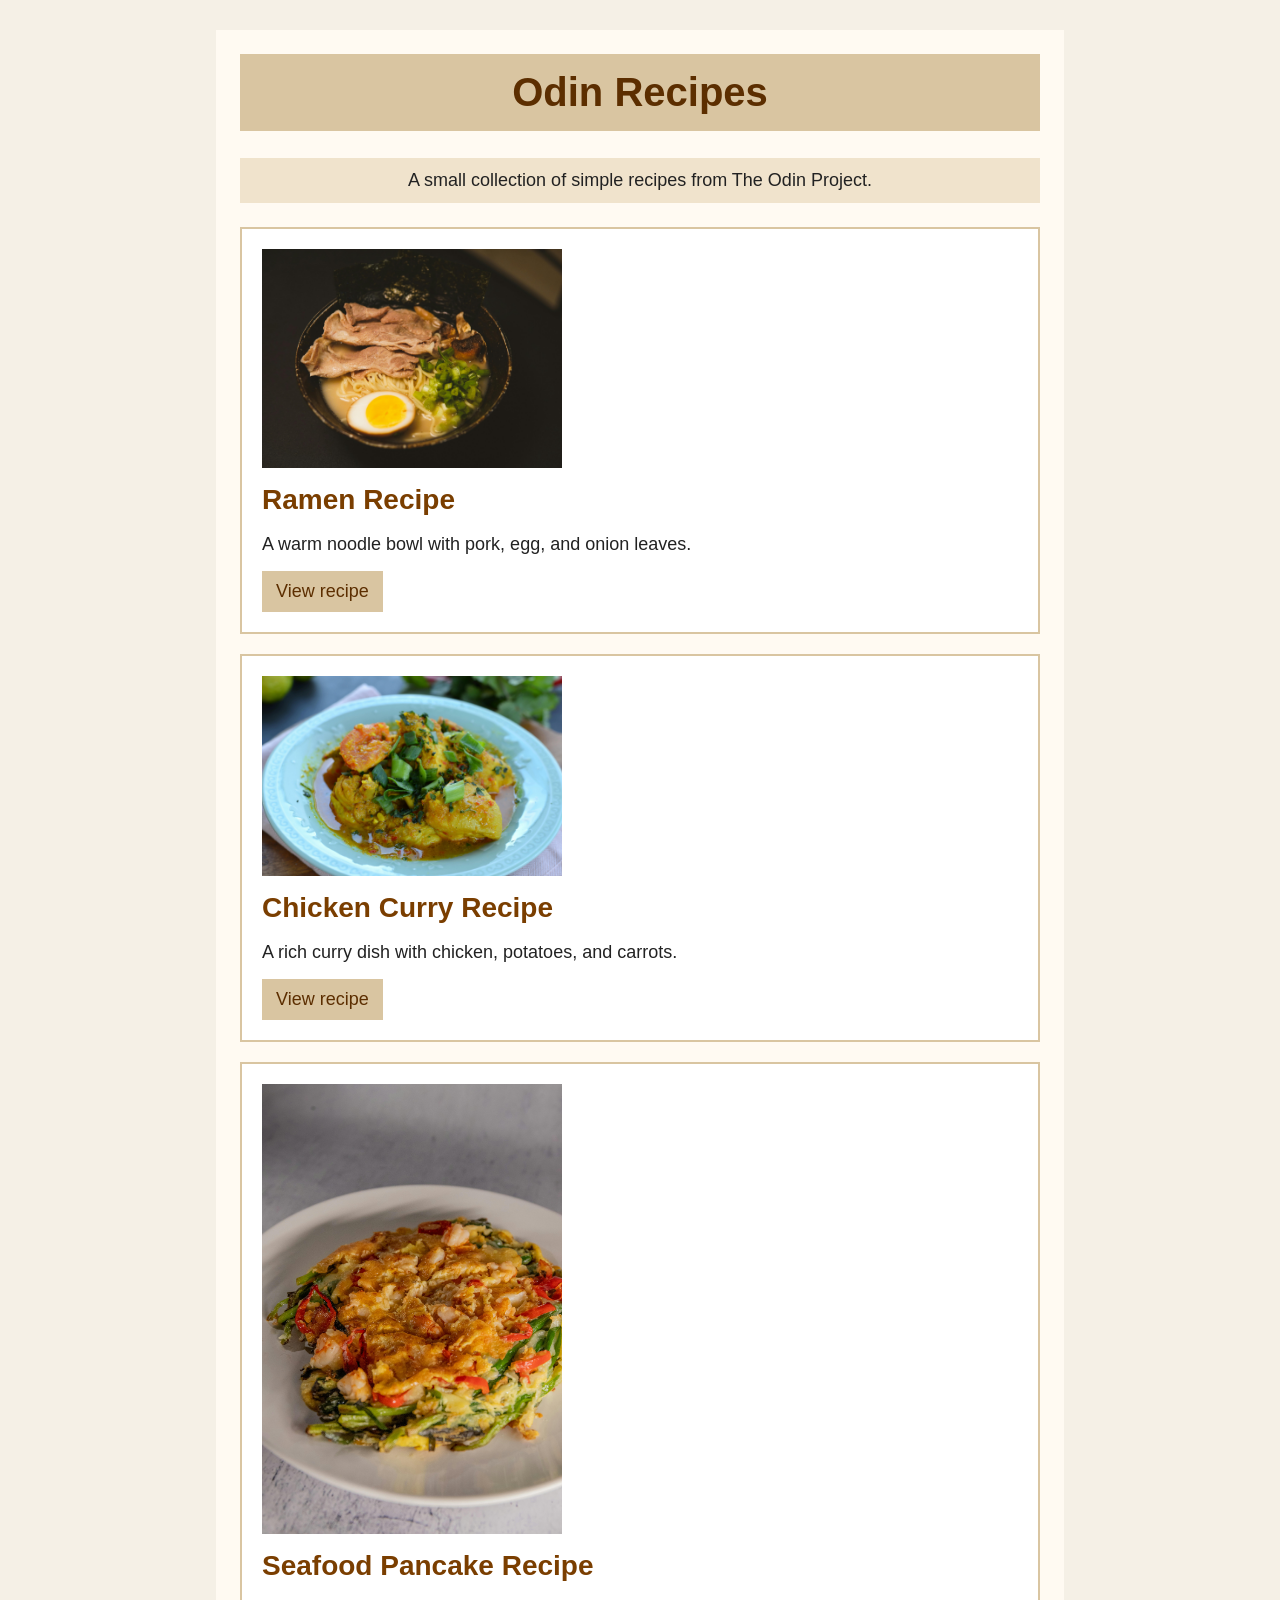
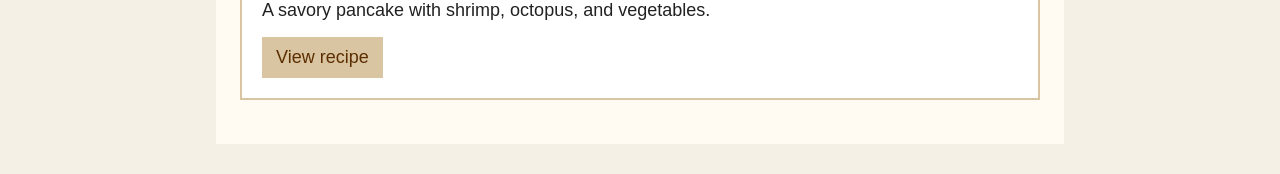
<file: index.html>
<!DOCTYPE html>
<html lang="en">
<head>
    <meta charset="UTF-8">
    <meta name="viewport" content="width=device-width, initial-scale=1.0">
    <title>Odin Recipes</title>
    <link rel="stylesheet" href="style.css">
</head>
<body>
    <div class="main-page">
        <h1>Odin Recipes</h1>
        <p class="intro-text">A small collection of simple recipes from The Odin Project.</p>

        <ul class="recipe-list">
            <li class="recipe-card">
                <img src="images/ramen-dish.jpg" alt="Ramen dish in a bowl">
                <h2>Ramen Recipe</h2>
                <p>A warm noodle bowl with pork, egg, and onion leaves.</p>
                <a href="./recipes/ramen.html">View recipe</a>
            </li>
            <li class="recipe-card">
                <img src="images/chicken-curry-dish.jpg" alt="Chicken curry dish in a bowl">
                <h2>Chicken Curry Recipe</h2>
                <p>A rich curry dish with chicken, potatoes, and carrots.</p>
                <a href="./recipes/chicken-curry.html">View recipe</a>
            </li>
            <li class="recipe-card">
                <img src="images/seafood-pancake-dish.jpg" alt="Seafood pancake on a plate">
                <h2>Seafood Pancake Recipe</h2>
                <p>A savory pancake with shrimp, octopus, and vegetables.</p>
                <a href="./recipes/seafood-pancake.html">View recipe</a>
            </li>
        </ul>
    </div>
</body>
</html>
</file>
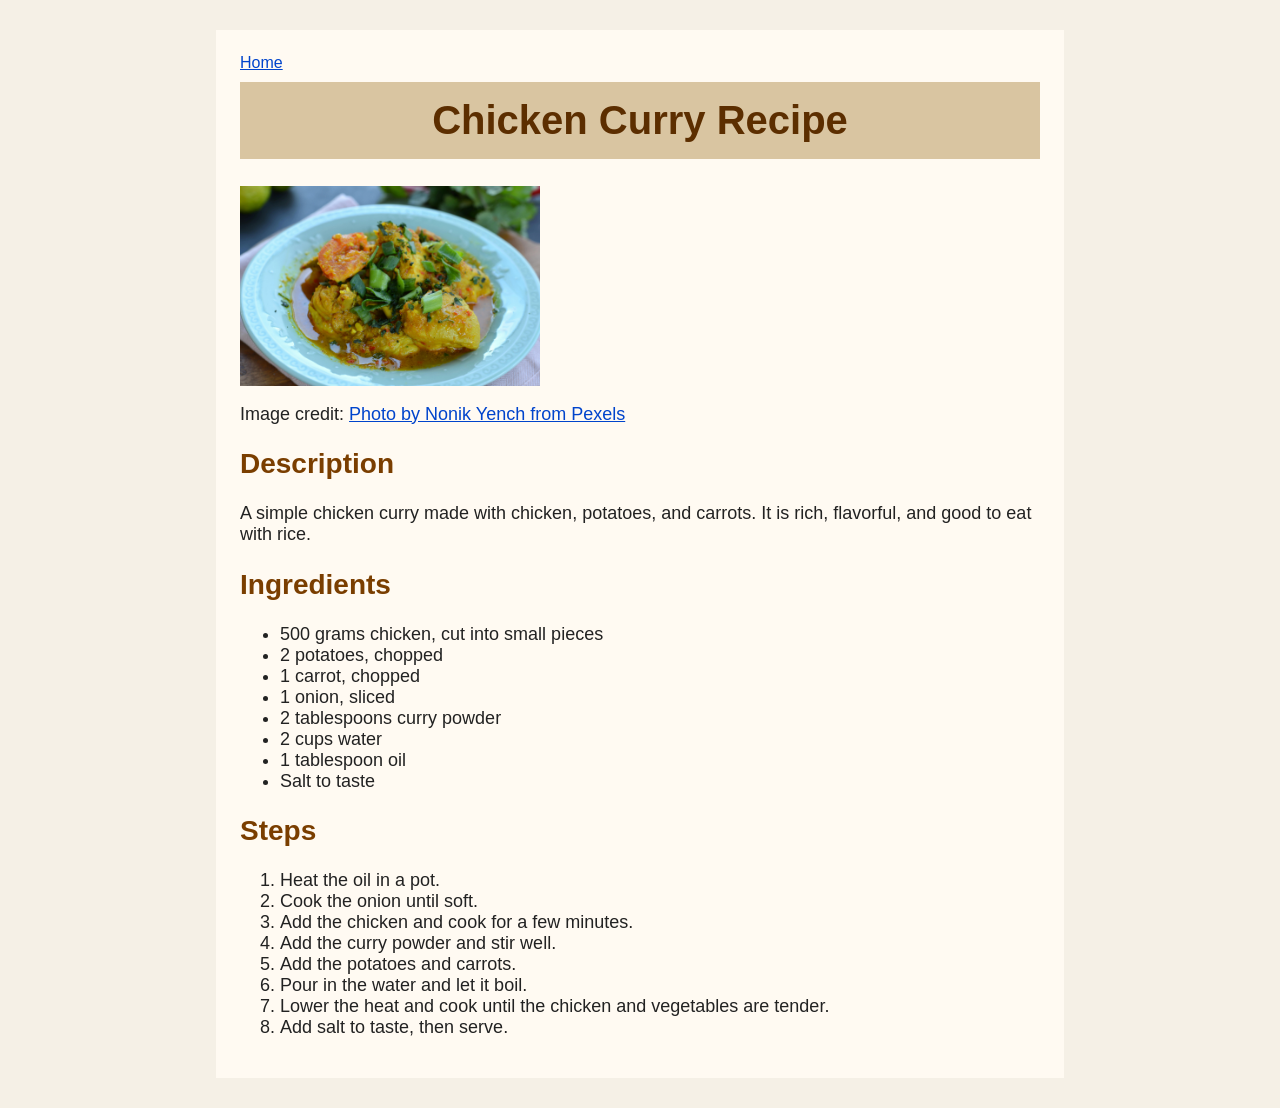
<file: recipes/chicken-curry.html>
<!DOCTYPE html>
<html lang="en">
<head>
    <meta charset="UTF-8">
    <meta name="viewport" content="width=device-width, initial-scale=1.0">
    <title>Chicken Curry Recipe</title>
    <link rel="stylesheet" href="../style.css">
</head>
<body>
    <div class="main-page">
        <a href="../index.html" class="btn-back">Home</a>
    <h1>Chicken Curry Recipe</h1>
    <img src="../images/chicken-curry-dish.jpg" alt="Chicken curry dish in a bowl" width="300">
    <p>Image credit: <a href="https://www.pexels.com/photo/cooked-food-with-sauce-in-blue-ceramic-plate-9182548/">Photo by Nonik Yench from Pexels</a></p>
    <h2>Description</h2>
    <p>A simple chicken curry made with chicken, potatoes, and carrots. It is rich, flavorful, and good to eat with rice.</p>
    <h2>Ingredients</h2>
    <ul>
        <li>500 grams chicken, cut into small pieces</li>
        <li>2 potatoes, chopped</li>
        <li>1 carrot, chopped</li>
        <li>1 onion, sliced</li>
        <li>2 tablespoons curry powder</li>
        <li>2 cups water</li>
        <li>1 tablespoon oil</li>
        <li>Salt to taste</li>
    </ul>
    <h2>Steps</h2>
    <ol>
        <li>Heat the oil in a pot.</li>
        <li>Cook the onion until soft.</li>
        <li>Add the chicken and cook for a few minutes.</li>
        <li>Add the curry powder and stir well.</li>
        <li>Add the potatoes and carrots.</li>
        <li>Pour in the water and let it boil.</li>
        <li>Lower the heat and cook until the chicken and vegetables are tender.</li>
        <li>Add salt to taste, then serve.</li>
    </ol>
    </div>  
</body>

</html>
</file>
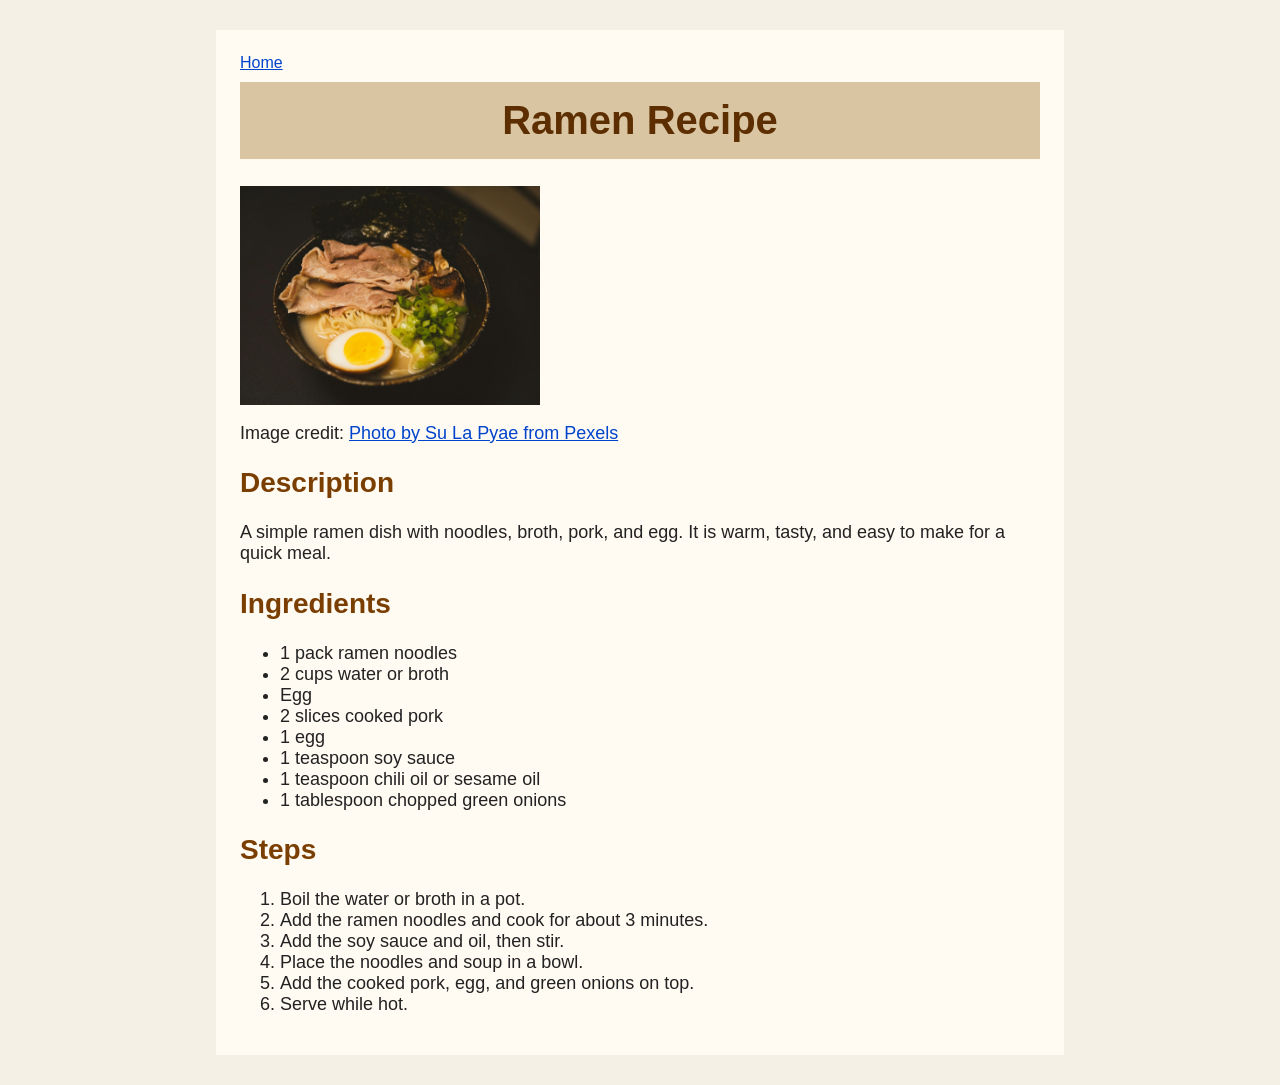
<file: recipes/ramen.html>
<!DOCTYPE html>
<html lang="en">
<head>
    <meta charset="UTF-8">
    <meta name="viewport" content="width=device-width, initial-scale=1.0">
    <title>Ramen Recipe</title>
    <link rel="stylesheet" href="../style.css">
</head>
<body>
    <div class="main-page">
        <a href="../index.html" class="btn-back">Home</a>
    <h1>Ramen Recipe</h1>
    <img src="../images/ramen-dish.jpg" alt="Ramen dish in a bowl" width="300">
    <p>Image credit: <a href="https://www.pexels.com/photo/ramen-with-pork-and-egg-19555252/">Photo by Su La Pyae from Pexels</a></p>
    <h2>Description</h2>
    <p>A simple ramen dish with noodles, broth, pork, and egg. It is warm, tasty, and easy to make for a quick meal.</p>
    <h2>Ingredients</h2>
    <ul>
        <li>1 pack ramen noodles</li>
        <li>2 cups water or broth</li>
        <li>Egg</li>
        <li>2 slices cooked pork</li>
        <li>1 egg</li>
        <li>1 teaspoon soy sauce</li>
        <li>1 teaspoon chili oil or sesame oil</li>
        <li>1 tablespoon chopped green onions</li>
    </ul>
    <h2>Steps</h2>
    <ol>
        <li>Boil the water or broth in a pot.</li>
        <li>Add the ramen noodles and cook for about 3 minutes.</li>
        <li>Add the soy sauce and oil, then stir.</li>
        <li>Place the noodles and soup in a bowl.</li>
        <li>Add the cooked pork, egg, and green onions on top.</li>
        <li>Serve while hot.</li>
    </ol>
    </div>
</body>
</html>
</file>
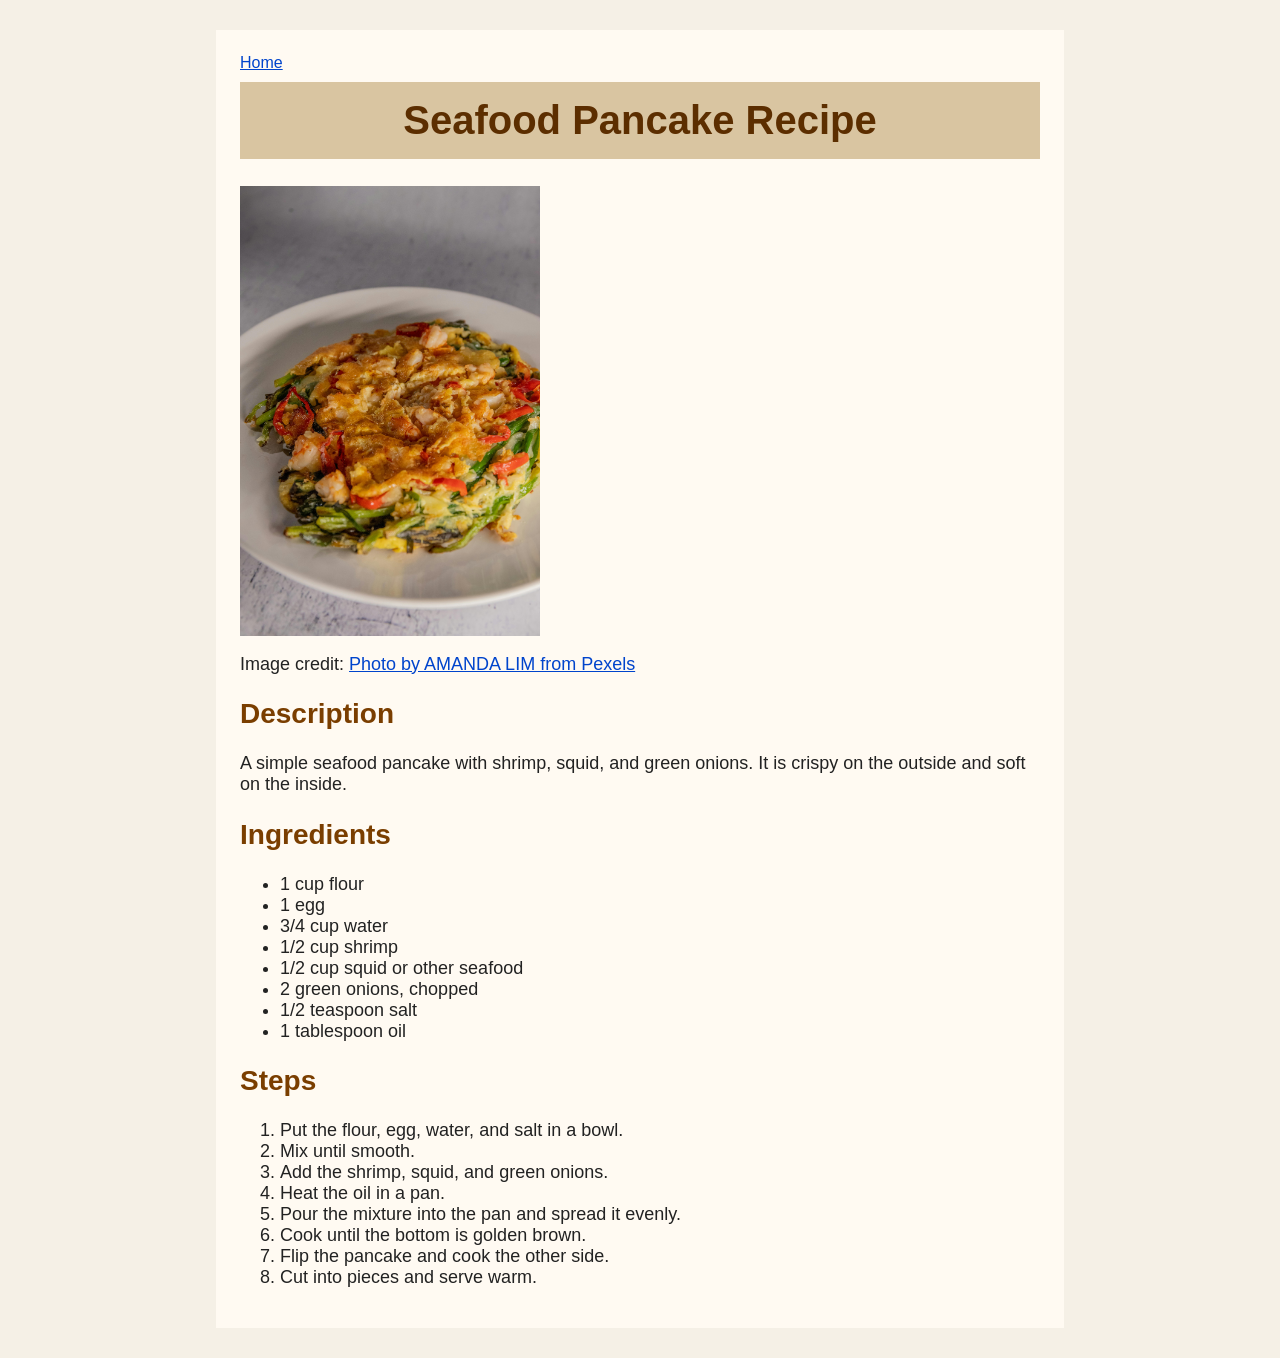
<file: recipes/seafood-pancake.html>
<!DOCTYPE html>
<html lang="en">
<head>
    <meta charset="UTF-8">
    <meta name="viewport" content="width=device-width, initial-scale=1.0">
    <title>Seafood Pancake Recipe</title>
    <link rel="stylesheet" href="../style.css">
</head>
<body>
    <div class="main-page">
        <a href="../index.html" class="btn-back">Home</a>
        <h1>Seafood Pancake Recipe</h1>
        <img src="../images/seafood-pancake-dish.jpg" alt="Ramen dish in a bowl" width="300">
        <p>Image credit: <a href="https://www.pexels.com/photo/a-seafood-pancake-on-a-white-ceramic-plate-8366715/">Photo by AMANDA LIM from Pexels</a></p>
        <h2>Description</h2>
        <p>A simple seafood pancake with shrimp, squid, and green onions. It is crispy on the outside and soft on the inside.</p>
        <h2>Ingredients</h2>
        <ul>
            <li>1 cup flour</li>
            <li>1 egg</li>
            <li>3/4 cup water</li>
            <li>1/2 cup shrimp</li>
            <li>1/2 cup squid or other seafood</li>
            <li>2 green onions, chopped</li>
            <li>1/2 teaspoon salt</li>
            <li>1 tablespoon oil</li>
        </ul>
        <h2>Steps</h2>
        <ol>
            <li>Put the flour, egg, water, and salt in a bowl.</li>
            <li>Mix until smooth.</li>
            <li>Add the shrimp, squid, and green onions.</li>
            <li>Heat the oil in a pan.</li>
            <li>Pour the mixture into the pan and spread it evenly.</li>
            <li>Cook until the bottom is golden brown.</li>
            <li>Flip the pancake and cook the other side.</li>
            <li>Cut into pieces and serve warm.</li>
        </ol>
    </div>
</body>
</html>
</file>
<file: style.css>
body {
  background-color: #f5f0e6;
  color: #222222;
  font-family: Arial, Helvetica, sans-serif;
  margin: 0;
}

.main-page {
  width: 800px;
  margin: 30px auto;
  background-color: #fffaf2;
  padding: 24px;
}

h1 {
  background-color: #d9c5a1;
  color: #5c2e00;
  font-size: 40px;
  text-align: center;
  padding: 16px;
  margin-top: 0;
}

h2 {
  color: #7a3e00;
  font-size: 28px;
}

p,
li {
  font-size: 18px;
}

.intro-text {
  text-align: center;
  background-color: #f0e3cc;
  padding: 12px;
  margin-bottom: 24px;
}

.recipe-list {
  padding: 0;
}

.recipe-card {
  list-style: none;
  background-color: #ffffff;
  border: 2px solid #d9c5a1;
  padding: 20px;
  margin-bottom: 20px;
}

.recipe-card h2 {
  margin-top: 16px;
  margin-bottom: 12px;
}

.recipe-card p {
  margin-bottom: 16px;
}

a {
  color: #0044cc;
}

.btn-back {
    display: block;
    margin-bottom: 10px;
}

.recipe-card a {
  display: inline-block;
  background-color: #d9c5a1;
  color: #5c2e00;
  text-decoration: none;
  padding: 10px 14px;
}

img {
  width: 300px;
  height: auto;
  display: block;
}
</file>
